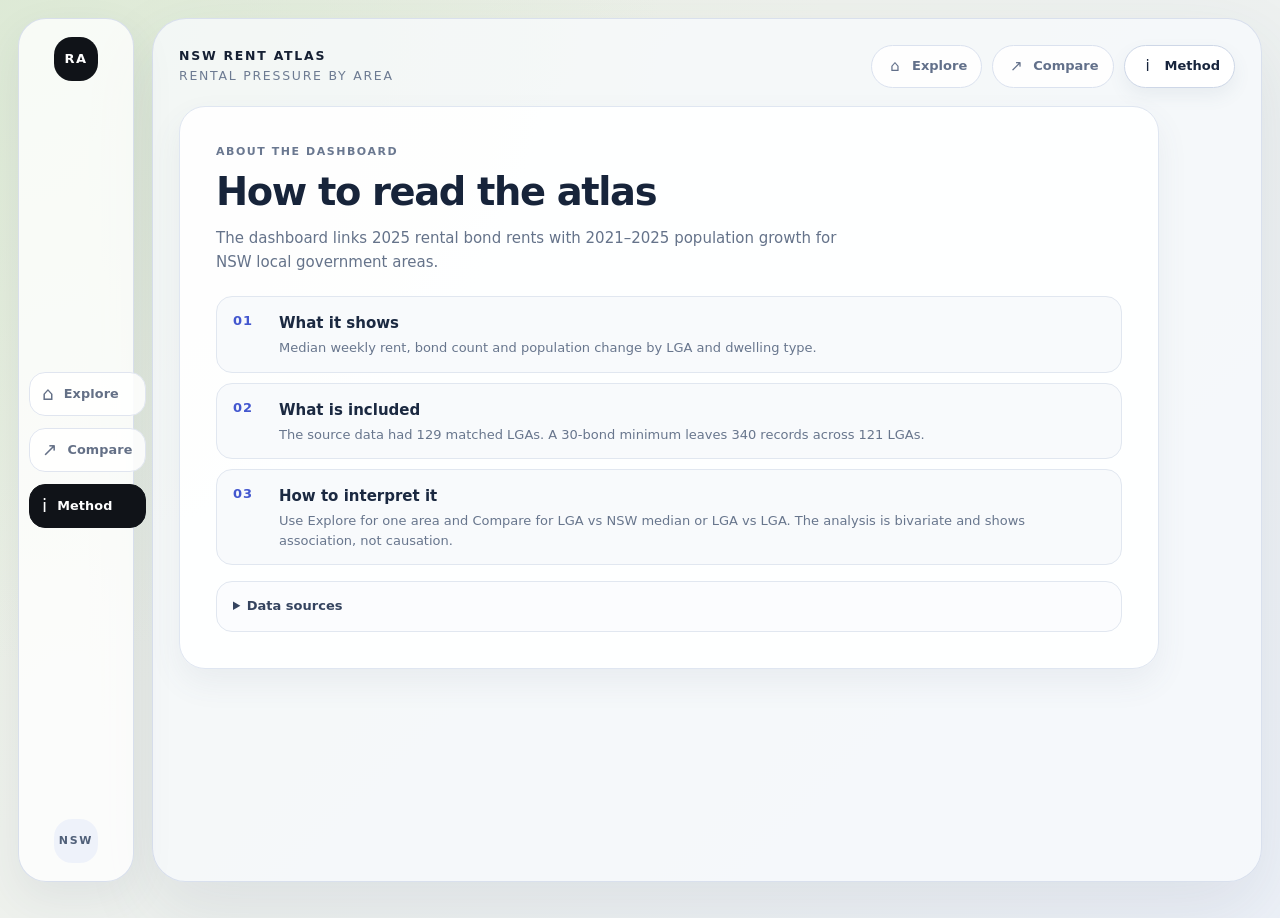
<file: about.html>
<!doctype html>
<html lang="en-AU">
<head>
<meta charset="utf-8">
<meta name="viewport" content="width=device-width, initial-scale=1">
<meta name="description" content="A short explanation of the NSW Rent Atlas dashboard.">
<meta name="color-scheme" content="light">
<title>Method — NSW Rent Atlas</title>
<link rel="stylesheet" href="css/tokens-v6.css">
<link rel="stylesheet" href="css/app-v7.css">
</head>
<body class="dashboard-page page-method page-method-brief">
<a class="skip" href="#main">Skip to the method</a>

<div class="workspace-shell">
  <aside class="rail" aria-label="Dashboard sections">
    <a class="rail-home" href="index.html" data-reset-selection aria-label="NSW Rent Atlas home">RA</a>
    <nav class="rail-nav" aria-label="Primary navigation">
      <a href="index.html" data-reset-selection><span class="rail-icon" aria-hidden="true">⌂</span><span class="rail-text">Explore</span></a>
      <a href="analysis.html" data-reset-selection><span class="rail-icon" aria-hidden="true">↗</span><span class="rail-text">Compare</span></a>
      <a href="about.html" aria-current="page" data-reset-selection><span class="rail-icon" aria-hidden="true">i</span><span class="rail-text">Method</span></a>
    </nav>
    <div class="rail-mark" aria-hidden="true">NSW</div>
  </aside>

  <main id="main" class="dashboard-canvas method-canvas" tabindex="-1">
    <header class="dashboard-top method-top">
      <div class="masthead">
        <a class="wordmark" href="index.html" data-reset-selection>NSW Rent Atlas<span>Rental pressure by area</span></a>
      </div>
      <nav class="nav" aria-label="Sections">
        <a href="index.html" data-reset-selection><span class="nav-icon" aria-hidden="true">⌂</span><span class="nav-text">Explore</span></a>
        <a href="analysis.html" data-reset-selection><span class="nav-icon" aria-hidden="true">↗</span><span class="nav-text">Compare</span></a>
        <a href="about.html" aria-current="page" data-reset-selection><span class="nav-icon" aria-hidden="true">i</span><span class="nav-text">Method</span></a>
      </nav>
    </header>

    <section class="dashboard-card brief-method-card">
      <div class="brief-method-heading">
        <p class="eyebrow">About the dashboard</p>
        <h1>How to read the atlas</h1>
        <p>The dashboard links 2025 rental bond rents with 2021–2025 population growth for NSW local government areas.</p>
      </div>

      <div class="brief-method-grid">
        <article>
          <span class="brief-number">01</span>
          <div>
            <strong>What it shows</strong>
            <p>Median weekly rent, bond count and population change by LGA and dwelling type.</p>
          </div>
        </article>
        <article>
          <span class="brief-number">02</span>
          <div>
            <strong>What is included</strong>
            <p>The source data had 129 matched LGAs. A 30-bond minimum leaves 340 records across 121 LGAs.</p>
          </div>
        </article>
        <article>
          <span class="brief-number">03</span>
          <div>
            <strong>How to interpret it</strong>
            <p>Use Explore for one area and Compare for LGA vs NSW median or LGA vs LGA. The analysis is bivariate and shows association, not causation.</p>
          </div>
        </article>
      </div>

      <details class="brief-sources">
        <summary>Data sources</summary>
        <div class="brief-source-list">
          <a href="https://www.nsw.gov.au/housing-and-construction/rental-forms-surveys-and-data/rental-bond-data"><strong>NSW Fair Trading</strong><span>Rental bond data · Accessed 30 July 2026</span></a>
          <a href="https://www.abs.gov.au/statistics/people/population/regional-population/latest-release"><strong>ABS Population</strong><span>Regional population estimates · Accessed 30 July 2026</span></a>
          <a href="https://www.abs.gov.au/statistics/standards/australian-statistical-geography-standard-asgs/edition-3-july-2021-june-2026/access-and-downloads/correspondences"><strong>ABS Correspondence</strong><span>Postcode-to-LGA assignment · Accessed 30 July 2026</span></a>
          <a href="https://geo.abs.gov.au/arcgis/rest/services/ASGS2025/LGA/MapServer/0"><strong>ABS Boundaries</strong><span>2025 LGA geometry · Accessed 30 July 2026</span></a>
        </div>
      </details>
    </section>
  </main>
</div>

<script src="js/core-v6.js"></script>
</body>
</html>
</file>
<file: css/tokens-v6.css>
/* ==========================================================================
   tokens.css — the visual system

   Two grounds. Ink carries the subject (the selected area); paper carries
   reference material and long-form reading. Every component in app.css reads
   from this file and nothing else.

   Two data colours only, for the whole product:
     ochre  = the selected local government area
     slate  = the NSW reference value
   They appear in the map, the bar chart, the rent bars and the legend, and
   they mean the same thing in all four.
   ========================================================================== */

:root {
  /* ----------------------------------------------------------------------
     Ground 1 — ink
     ---------------------------------------------------------------------- */
  --ink-000: #101316;   /* deepest: page behind the panel, map controls */
  --ink-100: #15191d;   /* panel surface */
  --ink-200: #1c2126;   /* raised well: selects, buttons */
  --ink-300: #242a30;   /* hover */
  --ink-line: #262d34;  /* hairline on ink */
  --ink-line-strong: #39424a;

  --ink-fg:   #f3f2ef;  /* 15.8:1 on --ink-100 */
  --ink-fg-2: #a7b0b8;  /* 8.0:1  */
  --ink-fg-3: #7d8790;  /* 4.8:1  — labels only, never body text */

  /* ----------------------------------------------------------------------
     Ground 2 — paper
     ---------------------------------------------------------------------- */
  --paper:        #f5f4f1;
  --paper-raised: #ffffff;
  --paper-sunk:   #eceae5;
  --paper-line:   #e3e1db;
  --paper-line-strong: #c9c6be;

  --paper-fg:   #14181b;  /* 16.2:1 on --paper */
  --paper-fg-2: #565f69;  /* 5.9:1  */
  --paper-fg-3: #6f7883;  /* 4.5:1  — labels only */

  /* ----------------------------------------------------------------------
     Data colours — ochre is the subject, slate is the reference
     ---------------------------------------------------------------------- */
  --subject:        #b8621f;  /* fills: map polygon, bars, chart series */
  --subject-strong: #9a4f14;
  --subject-text:   #8f4610;  /* 5.6:1 on paper — use when ochre carries text */
  --subject-ink:    #e39a5c;  /* 7.6:1 on ink — the ochre for the dark ground */
  --subject-wash:   #f7ede3;

  --reference:      #6b7680;  /* fills: NSW median bar, reference rule */
  --reference-text: #4f5862;  /* 6.6:1 on paper */
  --reference-ink:  #8b959e;  /* 5.8:1 on ink */
  --reference-wash: #eceef0;

  /* Choropleth: four cool neutral steps. Deliberately not ochre, so the
     selected area reads as a different kind of thing rather than a darker
     value of the same thing. */
  --map-1: #dce4e6;
  --map-2: #a8bcc2;
  --map-3: #6c8a94;
  --map-4: #375762;
  --map-none: #b5b2a9;

  /* Status. Used sparingly — status is mostly carried by wording. */
  --ok:    #2f6b4f;
  --ok-ink:  #6fb894;
  --warn:  #8a5a10;
  --warn-ink: #d9a860;
  --stop:  #97302a;
  --stop-ink: #e08b85;

  /* ----------------------------------------------------------------------
     Type scale — one display size, then a tight ramp.
     Weights: 400 and 600 only. Numerals are tabular everywhere.
     ---------------------------------------------------------------------- */
  --t-micro:   0.6875rem;  /* 11px — eyebrows, legend */
  --t-small:   0.8125rem;  /* 13px — captions, hints */
  --t-body:    0.9375rem;  /* 15px — body */
  --t-lead:    1.0625rem;  /* 17px — lede paragraphs */
  --t-h3:      1.125rem;   /* 18px */
  --t-h2:      1.5rem;     /* 24px */
  --t-figure:  2.25rem;    /* 36px — the one big number */
  --t-display:  clamp(2rem, 4.4vw, 3.25rem); /* area name */

  --lh-tight: 1.1;
  --lh-snug:  1.35;
  --lh-body:  1.6;

  --track-eyebrow: 0.14em;
  --track-display: -0.025em;

  --font: ui-sans-serif, system-ui, -apple-system, "Segoe UI", Roboto,
          "Helvetica Neue", Arial, sans-serif;

  /* ----------------------------------------------------------------------
     Spacing — 4px base
     ---------------------------------------------------------------------- */
  --s1: 4px;
  --s2: 8px;
  --s3: 12px;
  --s4: 20px;
  --s5: 32px;
  --s6: 52px;

  /* ----------------------------------------------------------------------
     Radius — near-square. Rounded corners read consumer, not civic.
     ---------------------------------------------------------------------- */
  --r-control: 2px;
  --r-surface: 4px;

  /* ----------------------------------------------------------------------
     Elevation — tone, not shadow. Exactly one shadow exists in the product,
     for the element that genuinely floats above the map.
     ---------------------------------------------------------------------- */
  --lift: 0 2px 10px rgba(16, 19, 22, 0.28);

  /* Layout */
  --panel-w: 400px;
  --measure: 68ch;
}
</file>
<file: css/app-v7.css>
/* ==========================================================================
   app.css — layout and components

   Skeleton shared by all three pages: an ink surface carrying navigation and
   the subject, and a paper surface carrying reference material.

   index.html turns the ink surface into a full-height left column beside the
   map. analysis.html and about.html turn it into a band across the top. That
   single move is what makes the three pages read as one product.
   ========================================================================== */

/* --------------------------------------------------------------------------
   Base
   -------------------------------------------------------------------------- */
*, *::before, *::after { box-sizing: border-box; }

body {
  margin: 0;
  background: var(--paper);
  color: var(--paper-fg);
  font-family: var(--font);
  font-size: var(--t-body);
  line-height: var(--lh-body);
  font-variant-numeric: tabular-nums;
  -webkit-font-smoothing: antialiased;
}

h1, h2, h3 { margin: 0; font-weight: 600; line-height: var(--lh-snug); }
p { margin: 0; }
ul { margin: 0; padding: 0; list-style: none; }
a { color: inherit; }
button, select, input { font: inherit; color: inherit; }

.eyebrow {
  margin: 0;
  font-size: var(--t-micro);
  font-weight: 600;
  letter-spacing: var(--track-eyebrow);
  text-transform: uppercase;
}
.sr {
  position: absolute; width: 1px; height: 1px;
  padding: 0; margin: -1px; overflow: hidden;
  clip: rect(0 0 0 0); white-space: nowrap; border: 0;
}
[hidden] { display: none !important; }

/* --------------------------------------------------------------------------
   Focus — one rule, both grounds.
   The ochre ring is 7.6:1 on ink; the ink ring is 16.2:1 on paper. Each
   ground gets the one that contrasts against it.
   -------------------------------------------------------------------------- */
:focus-visible { outline: 2px solid var(--paper-fg); outline-offset: 2px; }
.ink :focus-visible { outline-color: var(--subject-ink); }

.skip {
  position: absolute; top: var(--s2); left: var(--s2); z-index: 900;
  padding: var(--s2) var(--s3);
  background: var(--subject); color: #fff;
  font-size: var(--t-small); font-weight: 600; text-decoration: none;
  transform: translateY(-300%);
}
.skip:focus { transform: none; }

/* --------------------------------------------------------------------------
   Ink ground
   -------------------------------------------------------------------------- */
.ink {
  background: var(--ink-100);
  color: var(--ink-fg);
}
.ink .eyebrow { color: var(--ink-fg-3); }
.ink hr, .rule {
  height: 0; margin: 0;
  border: 0; border-top: 1px solid var(--ink-line);
}

/* Masthead: wordmark plus numbered wayfinding. */
.masthead { display: flex; align-items: baseline; gap: var(--s4); flex-wrap: wrap; }
.wordmark {
  display: block;
  font-size: var(--t-small); font-weight: 600;
  letter-spacing: var(--track-eyebrow); text-transform: uppercase;
  color: var(--ink-fg); text-decoration: none;
}
.wordmark span { display: block; color: var(--ink-fg-3); font-weight: 400; }

.nav { display: flex; gap: var(--s4); }
.nav a {
  display: flex; align-items: baseline; gap: var(--s2);
  padding-bottom: var(--s1);
  border-bottom: 2px solid transparent;
  color: var(--ink-fg-3);
  font-size: var(--t-small); text-decoration: none;
}
.nav a b { font-weight: 400; font-size: var(--t-micro); letter-spacing: 0.08em; }
.nav a:hover { color: var(--ink-fg); }
/* Active page: ochre rule plus full-strength text. Two signals, not one. */
.nav a[aria-current="page"] { color: var(--ink-fg); border-bottom-color: var(--subject-ink); }

/* --------------------------------------------------------------------------
   Controls on ink
   -------------------------------------------------------------------------- */
.field { display: grid; gap: var(--s2); min-width: 0; }
.field > label {
  display: flex; align-items: baseline; gap: var(--s2);
  font-size: var(--t-micro); font-weight: 600;
  letter-spacing: var(--track-eyebrow); text-transform: uppercase;
  color: var(--ink-fg-3);
}
.field > label i { font-style: normal; color: var(--subject-ink); }

.ink select {
  width: 100%; min-height: 44px;
  padding: var(--s2) 36px var(--s2) var(--s3);
  border: 1px solid var(--ink-line-strong);
  border-radius: var(--r-control);
  background-color: var(--ink-200);
  background-image: url("data:image/svg+xml,%3Csvg xmlns='http://www.w3.org/2000/svg' viewBox='0 0 12 8'%3E%3Cpath fill='none' stroke='%23a7b0b8' stroke-width='1.6' d='M1 1.6 6 6.6l5-5'/%3E%3C/svg%3E");
  background-repeat: no-repeat; background-position: right var(--s3) center; background-size: 11px;
  color: var(--ink-fg);
  appearance: none;
}
.ink select:hover:not(:disabled) { border-color: var(--subject-ink); }
.ink select:disabled { color: var(--ink-fg-3); background-color: var(--ink-000); cursor: not-allowed; }
.hint { font-size: var(--t-small); color: var(--ink-fg-3); min-height: 1.3em; }

.btn {
  display: inline-flex; align-items: center; justify-content: center; gap: var(--s2);
  min-height: 40px; padding: var(--s2) var(--s4);
  border-radius: var(--r-control);
  font-size: var(--t-small); font-weight: 600;
  text-decoration: none; white-space: nowrap; cursor: pointer;
}
.btn-quiet { border: 1px solid var(--ink-line-strong); background: none; color: var(--ink-fg-2); }
.btn-quiet:hover { border-color: var(--ink-fg-3); color: var(--ink-fg); }
.btn-subject { border: 1px solid var(--subject-strong); background: var(--subject-strong); color: #fff; }
.btn-subject:hover { border-color: var(--subject-text); background: var(--subject-text); }

/* --------------------------------------------------------------------------
   Status — carried by wording plus a small mark, never by colour alone
   -------------------------------------------------------------------------- */
.status { display: flex; gap: var(--s3); align-items: flex-start; }
.status-mark {
  flex: 0 0 auto; width: 8px; height: 8px; margin-top: 8px;
  border-radius: 50%; background: var(--ink-fg-3);
}
.status-body { min-width: 0; }
.status-title { font-size: var(--t-small); font-weight: 600; color: var(--ink-fg); }
.status-note { font-size: var(--t-small); color: var(--ink-fg-2); }
.status[data-state="loading"] .status-mark { background: var(--reference-ink); }
.status[data-state="success"] .status-mark { background: var(--ok-ink); }
.status[data-state="empty"]   .status-mark { background: var(--warn-ink); }
.status[data-state="error"]   .status-mark { background: var(--stop-ink); }

/* --------------------------------------------------------------------------
   The subject block — the selected area
   -------------------------------------------------------------------------- */
.subject-name {
  font-size: var(--t-h2);
  letter-spacing: var(--track-display);
  line-height: var(--lh-tight);
  text-wrap: balance;
}
.figure-primary {
  display: block;
  font-size: var(--t-figure); font-weight: 600;
  line-height: var(--lh-tight); letter-spacing: var(--track-display);
  color: var(--subject-ink);
}
.figure-caption { font-size: var(--t-small); color: var(--ink-fg-2); }

.pair { display: grid; grid-template-columns: repeat(2, minmax(0, 1fr)); gap: var(--s4); }
.pair > div > .k {
  display: block; font-size: var(--t-micro); font-weight: 600;
  letter-spacing: var(--track-eyebrow); text-transform: uppercase;
  color: var(--ink-fg-3);
}
.pair > div > .v { display: block; font-size: var(--t-h3); font-weight: 600; color: var(--ink-fg); }
.pair > div > .n { display: block; font-size: var(--t-small); color: var(--ink-fg-2); }

.verdict {
  padding-left: var(--s3);
  border-left: 2px solid var(--subject-ink);
  font-size: var(--t-small); color: var(--ink-fg-2);
}

/* Rent bars: ochre for the selected type, slate for the rest. */
.bars { display: grid; gap: var(--s3); }
.bar { display: grid; grid-template-columns: 1fr auto; gap: var(--s1) var(--s3); align-items: baseline; }
.bar-label { font-size: var(--t-small); color: var(--ink-fg-2); }
.bar-value { font-size: var(--t-small); font-weight: 600; color: var(--ink-fg); }
.bar-track { grid-column: 1 / -1; height: 4px; background: var(--ink-200); }
.bar-fill { display: block; height: 100%; background: var(--reference-ink); }
.bar[data-current="true"] .bar-label { color: var(--ink-fg); font-weight: 600; }
.bar[data-current="true"] .bar-fill { background: var(--subject-ink); }
/* Non-colour marker for the current type. */
.bar[data-current="true"] .bar-label::before { content: "\2014\00a0"; color: var(--subject-ink); }

/* --------------------------------------------------------------------------
   Explore page shell — ink column beside a full-bleed map
   -------------------------------------------------------------------------- */
.workspace {
  display: grid;
  grid-template-columns: var(--panel-w) minmax(0, 1fr);
  grid-template-rows: auto minmax(0, 1fr);
  grid-template-areas: "head map" "body map";
  height: 100dvh;
  overflow: hidden;
}
.panel-head { grid-area: head; padding: var(--s4); }
.panel-body {
  grid-area: body;
  padding: 0 var(--s4) var(--s4);
  overflow-y: auto;
  overscroll-behavior: contain;
}
.panel-body > * + * { margin-top: var(--s4); }
.map-area { grid-area: map; position: relative; background: var(--paper-sunk); }
#map { position: absolute; inset: 0; }

/* Floating map furniture — the only shadowed elements in the product. */
.map-float {
  position: absolute; z-index: 500;
  background: var(--ink-000); color: var(--ink-fg);
  border-radius: var(--r-surface);
  box-shadow: var(--lift);
}
.legend { left: var(--s4); bottom: var(--s4); padding: var(--s3) var(--s4); max-width: 260px; }
.legend h2 { font-size: var(--t-micro); letter-spacing: var(--track-eyebrow); text-transform: uppercase; color: var(--ink-fg-3); }
.legend ul { display: grid; gap: 6px; margin-top: var(--s2); }
.legend li { display: flex; align-items: center; gap: var(--s2); font-size: var(--t-micro); color: var(--ink-fg-2); }
.swatch { flex: 0 0 auto; width: 14px; height: 10px; border: 1px solid rgba(255, 255, 255, 0.25); }
.map-note { margin-top: var(--s2); font-size: var(--t-micro); color: var(--ink-fg-3); }

.map-flag { right: var(--s4); top: var(--s4); padding: var(--s2) var(--s3); font-size: var(--t-micro); color: var(--ink-fg-2); }
.map-flag b { color: var(--ink-fg); font-weight: 600; }

/* --------------------------------------------------------------------------
   Band pages — ink band above, paper body below
   -------------------------------------------------------------------------- */
.band { padding: var(--s4) 0 var(--s5); }
.shell { width: min(1240px, calc(100% - var(--s5))); margin-inline: auto; }
.band-subject { margin-top: var(--s5); display: grid; gap: var(--s4); }
.display {
  font-size: var(--t-display);
  font-weight: 600; line-height: var(--lh-tight); letter-spacing: var(--track-display);
  text-wrap: balance;
}
.headline { font-size: var(--t-lead); color: var(--ink-fg-2); max-width: var(--measure); }
.headline b { color: var(--subject-ink); font-weight: 600; }

.band-controls { display: flex; gap: var(--s4); align-items: end; flex-wrap: wrap; }
.band-controls .field { flex: 1 1 220px; max-width: 300px; }

.body-paper { padding: var(--s6) 0; }
.section + .section { margin-top: var(--s6); padding-top: var(--s6); border-top: 1px solid var(--paper-line); }
.section-head { display: flex; justify-content: space-between; align-items: baseline; gap: var(--s4); flex-wrap: wrap; margin-bottom: var(--s4); }
.section-head .eyebrow { color: var(--paper-fg-3); }
.lede { font-size: var(--t-lead); color: var(--paper-fg-2); max-width: var(--measure); margin-top: var(--s2); }

.key { display: flex; gap: var(--s4); flex-wrap: wrap; font-size: var(--t-small); color: var(--paper-fg-2); }
.key li { display: flex; align-items: center; gap: var(--s2); }
.key i { width: 16px; height: 10px; display: block; }
.key-subject { background: var(--subject); }
.key-reference { background: var(--reference); }

.chart-frame { position: relative; height: clamp(300px, 44vh, 460px); margin-top: var(--s4); }

/* Statewide relationship ranking. Slate carries statewide evidence; ochre
   remains reserved for the selected LGA throughout the product. */
.relationship-head h1 { max-width: 24ch; font-size: var(--t-h2); }
.relationship-explainer {
  display: grid; grid-template-columns: repeat(2, minmax(0, 1fr));
  gap: var(--s4); max-width: 980px; margin-top: var(--s4);
  color: var(--paper-fg-2);
}
.relationship-explainer p { padding-left: var(--s3); border-left: 2px solid var(--paper-line-strong); }
.relationship-bars { display: grid; gap: var(--s4); margin-top: var(--s5); }
.relationship-row {
  display: grid; grid-template-columns: minmax(150px, 0.9fr) minmax(220px, 2fr) minmax(190px, 1fr);
  gap: var(--s4); align-items: center;
}
.relationship-label, .relationship-value { display: grid; gap: 2px; }
.relationship-label strong, .relationship-value strong { font-size: var(--t-body); }
.relationship-label span, .relationship-value span { font-size: var(--t-small); color: var(--paper-fg-2); }
.relationship-value em {
  font-size: var(--t-micro); font-style: normal; letter-spacing: 0.04em;
  text-transform: uppercase; color: var(--paper-fg-3);
}
.relationship-row[data-significant="false"] .relationship-value em { font-weight: 600; color: var(--reference-text); }
.relationship-track { position: relative; height: 14px; background: var(--reference-wash); }
.relationship-fill { display: block; height: 100%; background: var(--reference); }
.relationship-row[data-significant="false"] .relationship-fill {
  background: repeating-linear-gradient(
    135deg, var(--reference), var(--reference) 4px,
    var(--reference-wash) 4px, var(--reference-wash) 8px
  );
  border: 1px solid var(--reference);
}
.relationship-axis {
  display: grid; grid-template-columns: auto 1fr auto; gap: var(--s3);
  margin: var(--s2) 210px 0 170px;
  font-size: var(--t-micro); color: var(--paper-fg-3);
}
.relationship-axis span:nth-child(2) { text-align: center; text-transform: uppercase; letter-spacing: var(--track-eyebrow); }

.data-flow {
  display: flex; flex-wrap: wrap; align-items: stretch; gap: var(--s2);
  margin-top: var(--s4);
}
.data-flow li {
  flex: 1 1 190px; padding: var(--s3); border: 1px solid var(--paper-line);
  color: var(--paper-fg-2);
}
.data-flow li::before { display: none; }
.data-flow strong { display: block; color: var(--paper-fg); font-size: var(--t-h3); }
.data-flow span { display: block; margin-top: var(--s1); font-size: var(--t-small); }

/* Disclosure for exact values. */
.disclosure { border-top: 1px solid var(--paper-line); }
.disclosure summary {
  padding: var(--s4) 0;
  font-size: var(--t-small); font-weight: 600; cursor: pointer;
  list-style: none; display: flex; align-items: center; gap: var(--s2);
}
.disclosure summary::-webkit-details-marker { display: none; }
.disclosure summary::before { content: "+"; color: var(--subject-text); font-size: var(--t-h3); line-height: 1; }
.disclosure[open] summary::before { content: "\2212"; }

table { width: 100%; border-collapse: collapse; font-size: var(--t-small); }
caption { text-align: left; padding-bottom: var(--s3); color: var(--paper-fg-2); font-size: var(--t-small); }
th, td { padding: var(--s3) var(--s3); border-bottom: 1px solid var(--paper-line); text-align: left; white-space: nowrap; }
thead th {
  border-bottom-color: var(--paper-line-strong);
  font-size: var(--t-micro); letter-spacing: var(--track-eyebrow);
  text-transform: uppercase; color: var(--paper-fg-3);
}
.num { text-align: right; }
.dir-above { color: var(--subject-text); font-weight: 600; }
.dir-below { color: var(--reference-text); font-weight: 600; }
.dir-same  { color: var(--paper-fg-3); font-weight: 600; }
.table-scroll { overflow-x: auto; }

/* Prose blocks on paper — about page. */
.prose { max-width: var(--measure); }
.prose > * + * { margin-top: var(--s4); }
.prose h3 { font-size: var(--t-h3); }
.prose p { color: var(--paper-fg-2); }
.prose ul { display: grid; gap: var(--s3); }
.prose li { padding-left: var(--s4); position: relative; color: var(--paper-fg-2); }
.prose li::before { content: ""; position: absolute; left: 0; top: 0.65em; width: 8px; height: 1px; background: var(--paper-line-strong); }
.prose a { color: var(--subject-text); text-underline-offset: 3px; }

.colophon { padding: var(--s4) 0 var(--s6); border-top: 1px solid var(--paper-line); font-size: var(--t-small); color: var(--paper-fg-3); }

/* --------------------------------------------------------------------------
   Responsive

   The workspace unlatches from the viewport below 1000px and the map moves
   between the two halves of the ink surface, so the reading order stays
   controls, then map, then results.
   -------------------------------------------------------------------------- */
@media (max-width: 1180px) {
  :root { --panel-w: 340px; }
}

@media (max-width: 1000px) {
  .workspace {
    grid-template-columns: minmax(0, 1fr);
    grid-template-rows: auto auto auto;
    grid-template-areas: "head" "map" "body";
    height: auto;
    overflow: visible;
  }
  .panel-head { padding-bottom: var(--s4); }
  .panel-body { padding: var(--s4); overflow: visible; }
  .map-area { height: 56vh; min-height: 320px; }
  .legend { max-width: none; right: var(--s4); }
  .legend ul { grid-template-columns: repeat(2, minmax(0, 1fr)); }
}

@media (max-width: 700px) {
  .shell { width: calc(100% - var(--s4)); }
  .band { padding-bottom: var(--s4); }
  .band-subject { margin-top: var(--s4); }
  .body-paper { padding: var(--s5) 0; }
  .section + .section { margin-top: var(--s5); padding-top: var(--s5); }
  .panel-head, .panel-body { padding-inline: var(--s3); }
  .map-area { height: 48vh; }
  .pair { grid-template-columns: minmax(0, 1fr); gap: var(--s3); }
  .relationship-explainer { grid-template-columns: minmax(0, 1fr); }
  .relationship-row { grid-template-columns: minmax(0, 1fr); gap: var(--s2); }
  .relationship-track { order: 3; }
  .relationship-value { grid-template-columns: auto 1fr; align-items: baseline; column-gap: var(--s3); }
  .relationship-value em { grid-column: 1 / -1; }
  .relationship-axis { margin-left: 0; margin-right: 0; }
  .masthead { gap: var(--s3); }
  .nav { gap: var(--s3); width: 100%; overflow-x: auto; padding-bottom: var(--s1); }
  .legend { left: var(--s3); right: var(--s3); bottom: var(--s3); padding: var(--s3); }
  .map-flag { right: var(--s3); top: var(--s3); }
  th, td { padding: var(--s2); }
}

@media (max-width: 380px) {
  .legend ul { grid-template-columns: minmax(0, 1fr); }
  .figure-primary { font-size: 1.875rem; }
}

@media (prefers-reduced-motion: reduce) {
  *, *::before, *::after { animation-duration: 0.01ms !important; transition-duration: 0.01ms !important; }
}

@media print {
  .map-area, .band-controls, .nav, .skip { display: none; }
  .ink { background: #fff; color: #000; }
}

/* ======================================================================
   2026 refresh — soft dashboard treatment for the Explore page
   Inspired by the user's reference: pill controls, vertical rail, rounded
   card shell, lighter surface hierarchy, and a cleaner map/list split.
   ====================================================================== */

.page-explore {
  min-height: 100dvh;
  background:
    radial-gradient(circle at top left, rgba(220, 233, 213, 0.9), transparent 42%),
    linear-gradient(135deg, #e8efde 0%, #eef1ec 38%, #edf1f8 100%);
  color: var(--paper-fg);
}

.page-explore .skip {
  background: #3547b7;
  color: #fff;
}

.page-explore .workspace-shell {
  width: min(1500px, calc(100% - 36px));
  margin: 18px auto;
  display: grid;
  grid-template-columns: 72px minmax(0, 1fr);
  gap: 18px;
  min-height: calc(100dvh - 36px);
}

.page-explore .rail {
  display: flex;
  flex-direction: column;
  align-items: center;
  justify-content: space-between;
  padding: 18px 0;
  border-radius: 28px;
  background: rgba(255, 255, 255, 0.74);
  border: 1px solid rgba(212, 220, 234, 0.9);
  box-shadow: 0 16px 44px rgba(52, 67, 102, 0.08);
}

.page-explore .rail-home,
.page-explore .rail-nav a,
.page-explore .rail-mark {
  width: 44px;
  height: 44px;
  border-radius: 18px;
  display: inline-flex;
  align-items: center;
  justify-content: center;
  text-decoration: none;
}

.page-explore .rail-home {
  background: #101318;
  color: #fff;
  font-size: var(--t-small);
  font-weight: 700;
  letter-spacing: 0.12em;
  text-transform: uppercase;
}

.page-explore .rail-nav {
  display: grid;
  gap: 12px;
}

.page-explore .rail-nav a {
  border: 1px solid #e0e5ef;
  background: rgba(255, 255, 255, 0.82);
  color: #647086;
}

.page-explore .rail-nav a[aria-current="page"] {
  background: #101318;
  color: #fff;
  border-color: #101318;
}

.page-explore .rail-icon {
  font-size: 1.15rem;
  line-height: 1;
}

.page-explore .rail-mark {
  background: rgba(237, 242, 250, 0.92);
  color: #506079;
  font-size: var(--t-micro);
  font-weight: 700;
  letter-spacing: 0.16em;
  text-transform: uppercase;
}

.page-explore .workspace {
  display: grid;
  grid-template-columns: minmax(360px, 0.82fr) minmax(0, 1.18fr);
  grid-template-rows: auto minmax(0, 1fr);
  grid-template-areas: "head head" "body map";
  gap: 18px;
  min-height: 100%;
  padding: 18px;
  border-radius: 34px;
  border: 1px solid rgba(215, 223, 236, 0.95);
  background: rgba(248, 250, 253, 0.72);
  box-shadow: 0 28px 72px rgba(59, 74, 111, 0.10);
  overflow: hidden;
}

.page-explore .ink {
  background: transparent;
  color: var(--paper-fg);
}

.page-explore .panel-head {
  grid-area: head;
  display: grid;
  grid-template-columns: auto 1fr;
  grid-template-areas:
    "brand nav"
    "controls controls";
  gap: 16px 18px;
  padding: 8px 8px 2px;
}

.page-explore .panel-head .masthead {
  grid-area: brand;
  align-items: center;
}

.page-explore .wordmark {
  color: #152033;
  font-size: 0.78rem;
}

.page-explore .wordmark span {
  color: #6d7b92;
}

.page-explore .panel-head .nav {
  grid-area: nav;
  justify-content: flex-end;
  align-items: center;
  gap: 10px;
  margin-top: 0 !important;
}

.page-explore .panel-head .nav a {
  padding: 10px 14px;
  border: 1px solid #dbe2ef;
  border-radius: 999px;
  background: rgba(255, 255, 255, 0.88);
  color: #62708a;
  font-size: var(--t-small);
}

.page-explore .panel-head .nav a:hover,
.page-explore .panel-head .nav a[aria-current="page"] {
  border-color: #ced7e7;
  background: #ffffff;
  color: #18253d;
}

.page-explore .panel-head .nav a[aria-current="page"] {
  box-shadow: 0 8px 18px rgba(82, 97, 131, 0.08);
}

.page-explore .panel-head .rule {
  display: none;
}

.page-explore .head-controls {
  grid-area: controls;
  display: grid;
  grid-template-columns: minmax(0, 1.25fr) minmax(220px, 0.75fr);
  gap: 14px;
}

.page-explore .field {
  gap: 8px;
}

.page-explore .field > label {
  font-size: 0.65rem;
  color: #5f6c83;
}

.page-explore .field > label i {
  color: #3246b8;
}

.page-explore .field select {
  min-height: 52px;
  border: 1px solid #d7dfec;
  border-radius: 18px;
  background-color: rgba(255, 255, 255, 0.92);
  color: #1b2740;
  box-shadow: 0 8px 20px rgba(92, 106, 137, 0.06);
}

.page-explore .field-search select {
  padding-left: 44px;
  background-image:
    url("data:image/svg+xml,%3Csvg xmlns='http://www.w3.org/2000/svg' viewBox='0 0 20 20'%3E%3Ccircle cx='8.5' cy='8.5' r='5.5' fill='none' stroke='%238494ab' stroke-width='1.6'/%3E%3Cpath d='M12.8 12.8 17 17' fill='none' stroke='%238494ab' stroke-width='1.6' stroke-linecap='round'/%3E%3C/svg%3E"),
    url("data:image/svg+xml,%3Csvg xmlns='http://www.w3.org/2000/svg' viewBox='0 0 12 8'%3E%3Cpath fill='none' stroke='%23718097' stroke-linecap='round' stroke-linejoin='round' stroke-width='1.5' d='M1.5 1.5 6 6l4.5-4.5'/%3E%3C/svg%3E");
  background-repeat: no-repeat, no-repeat;
  background-position: 15px center, calc(100% - 14px) center;
  background-size: 18px 18px, 12px 8px;
}

.page-explore .hint {
  color: #718097;
}

.page-explore .panel-body {
  grid-area: body;
  display: grid;
  align-content: start;
  gap: 16px;
  padding: 0 8px 6px;
  overflow-y: auto;
}

.page-explore .panel-body > * + * {
  margin-top: 0;
}

.page-explore .status,
.page-explore #prompt,
.page-explore #subject {
  border-radius: 26px;
  border: 1px solid #dfe6f1;
  background: rgba(255, 255, 255, 0.93);
  box-shadow: 0 14px 32px rgba(74, 90, 122, 0.08);
}

.page-explore .status {
  padding: 18px 20px;
  align-items: center;
}

.page-explore .status-mark {
  width: 10px;
  height: 10px;
  margin-top: 0;
}

.page-explore .status-title {
  color: #17233a;
}

.page-explore .status-note {
  color: #69778f;
}

.page-explore #prompt {
  padding: 18px 20px;
}

.page-explore .hint-card {
  border-left: 0 !important;
  padding-left: 0 !important;
  font-size: var(--t-body);
  line-height: 1.55;
}

.page-explore #subject {
  display: grid;
  gap: 18px;
  padding: 24px;
}

.page-explore .subject-name {
  font-size: clamp(1.5rem, 2vw, 2rem);
  color: #152135;
}

.page-explore .figure-primary {
  color: #3447b5;
  font-size: clamp(2.25rem, 4vw, 3.1rem);
}

.page-explore .figure-caption {
  color: #60708a;
}

.page-explore .verdict {
  padding: 14px 16px;
  border: 1px solid #dbe4f4;
  border-left: 0;
  border-radius: 18px;
  background: #f4f7fc;
  color: #556379;
}

.page-explore .pair {
  grid-template-columns: repeat(2, minmax(0, 1fr));
  gap: 14px;
}

.page-explore .pair > div {
  padding: 18px;
  border-radius: 20px;
  background: #f7f9fc;
  border: 1px solid #e3e8f2;
}

.page-explore .pair > div > .k {
  color: #6d7b91;
}

.page-explore .pair > div > .v {
  margin-top: 4px;
  color: #17243a;
  font-size: 1.85rem;
}

.page-explore .pair > div > .n {
  margin-top: 4px;
  color: #738197;
}

.page-explore .bars {
  gap: 12px;
  margin-top: 12px !important;
}

.page-explore .bar {
  padding: 14px 16px;
  border-radius: 18px;
  border: 1px solid #e5ebf4;
  background: #f8fafc;
  gap: 8px 14px;
}

.page-explore .bar-label {
  color: #42516b;
}

.page-explore .bar-value {
  color: #1a253a;
}

.page-explore .bar-track {
  height: 8px;
  border-radius: 999px;
  background: #e7edf6;
  overflow: hidden;
}

.page-explore .bar-fill {
  border-radius: inherit;
  background: linear-gradient(90deg, #95a3c2 0%, #6d7f9d 100%);
}

.page-explore .bar[data-current="true"] {
  background: #eef3ff;
  border-color: #ccd8ff;
}

.page-explore .bar[data-current="true"] .bar-fill {
  background: linear-gradient(90deg, #4a67ff 0%, #3246b8 100%);
}

.page-explore .bar[data-current="true"] .bar-label::before {
  color: #3246b8;
}

.page-explore .results-actions {
  display: flex;
  gap: 12px;
  flex-wrap: wrap;
}

.page-explore .btn {
  min-height: 46px;
  border-radius: 16px;
}

.page-explore .btn-subject {
  background: #3347b6;
  border-color: #3347b6;
  color: #fff;
  box-shadow: 0 14px 28px rgba(51, 71, 182, 0.20);
}

.page-explore .btn-subject:hover {
  background: #2d3ea0;
  border-color: #2d3ea0;
}

.page-explore .btn-quiet {
  border-color: #d7dfec;
  background: #f5f8fc;
  color: #506079;
}

.page-explore .btn-quiet:hover {
  border-color: #c6d1e2;
  background: #edf2f8;
  color: #21304b;
}

.page-explore .map-area {
  grid-area: map;
  position: relative;
  min-height: 0;
  border-radius: 30px;
  overflow: hidden;
  border: 1px solid #dfe5ef;
  background: #e9eef5;
}

.page-explore #map {
  position: absolute;
  inset: 0;
}

.page-explore .map-area .leaflet-container {
  background: #e9eef5;
  font-family: var(--font);
}

.page-explore .map-float {
  background: rgba(255, 255, 255, 0.90);
  color: #172339;
  border: 1px solid #dbe2ef;
  box-shadow: 0 16px 34px rgba(81, 95, 123, 0.12);
  backdrop-filter: blur(10px);
}

.page-explore .legend {
  left: auto;
  right: 18px;
  bottom: 18px;
  max-width: 280px;
  padding: 16px 18px;
}

.page-explore .legend h2 {
  color: #66758c;
}

.page-explore .legend li,
.page-explore .map-note,
.page-explore .map-flag {
  color: #617088;
}

.page-explore .swatch {
  border: 1px solid rgba(112, 127, 151, 0.24);
}

.page-explore .map-note {
  margin-top: 10px;
}

.page-explore .map-flag {
  right: 18px;
  top: 18px;
  padding: 12px 16px;
  border-radius: 16px;
}

.page-explore .map-flag b {
  color: #16233a;
}

.page-explore .leaflet-control-zoom a {
  border-radius: 12px;
  color: #152135;
}

.page-explore .leaflet-control-zoom {
  border: none;
  box-shadow: 0 10px 24px rgba(84, 97, 123, 0.10);
}

@media (max-width: 1180px) {
  .page-explore .workspace {
    grid-template-columns: minmax(320px, 0.95fr) minmax(0, 1.05fr);
  }
}

@media (max-width: 980px) {
  .page-explore .workspace-shell {
    width: calc(100% - 24px);
    margin: 12px auto;
    min-height: calc(100dvh - 24px);
    grid-template-columns: minmax(0, 1fr);
  }

  .page-explore .rail {
    flex-direction: row;
    padding: 10px 14px;
    border-radius: 24px;
  }

  .page-explore .rail-nav {
    display: flex;
  }

  .page-explore .rail-mark {
    display: none;
  }

  .page-explore .workspace {
    grid-template-columns: minmax(0, 1fr);
    grid-template-rows: auto auto minmax(360px, 52vh);
    grid-template-areas: "head" "body" "map";
    min-height: auto;
  }

  .page-explore .panel-head {
    grid-template-columns: minmax(0, 1fr);
    grid-template-areas: "brand" "controls" "nav";
  }

  .page-explore .panel-head .nav {
    justify-content: flex-start;
    overflow-x: auto;
    padding-bottom: 2px;
  }

  .page-explore .head-controls {
    grid-template-columns: minmax(0, 1fr);
  }
}

@media (max-width: 700px) {
  .page-explore .workspace-shell {
    width: calc(100% - 16px);
    margin: 8px auto;
  }

  .page-explore .workspace {
    padding: 12px;
    border-radius: 28px;
    gap: 14px;
  }

  .page-explore .rail-home,
  .page-explore .rail-nav a {
    width: 40px;
    height: 40px;
    border-radius: 14px;
  }

  .page-explore .panel-head,
  .page-explore .panel-body {
    padding-left: 2px;
    padding-right: 2px;
  }

  .page-explore #subject {
    padding: 18px;
  }

  .page-explore .pair {
    grid-template-columns: minmax(0, 1fr);
  }

  .page-explore .legend {
    left: 12px;
    right: 12px;
    bottom: 12px;
    max-width: none;
  }

  .page-explore .map-flag {
    right: 12px;
    top: 12px;
  }
}

/* ======================================================================
   Shared soft dashboard shell — Compare and Method pages
   ====================================================================== */

.dashboard-page {
  min-height: 100dvh;
  background:
    radial-gradient(circle at top left, rgba(220, 233, 213, 0.9), transparent 42%),
    linear-gradient(135deg, #e8efde 0%, #eef1ec 38%, #edf1f8 100%);
  color: #18233a;
}

.dashboard-page .skip {
  background: #3547b7;
  color: #fff;
}

.dashboard-page .workspace-shell {
  width: min(1500px, calc(100% - 36px));
  margin: 18px auto;
  display: grid;
  grid-template-columns: 72px minmax(0, 1fr);
  gap: 18px;
  min-height: calc(100dvh - 36px);
}

.dashboard-page .rail {
  position: sticky;
  top: 18px;
  align-self: start;
  height: calc(100dvh - 36px);
  display: flex;
  flex-direction: column;
  align-items: center;
  justify-content: space-between;
  padding: 18px 0;
  border-radius: 28px;
  background: rgba(255, 255, 255, 0.78);
  border: 1px solid rgba(212, 220, 234, 0.9);
  box-shadow: 0 16px 44px rgba(52, 67, 102, 0.08);
}

.dashboard-page .rail-home,
.dashboard-page .rail-nav a,
.dashboard-page .rail-mark {
  width: 44px;
  height: 44px;
  border-radius: 18px;
  display: inline-flex;
  align-items: center;
  justify-content: center;
  text-decoration: none;
}

.dashboard-page .rail-home {
  background: #101318;
  color: #fff;
  font-size: var(--t-small);
  font-weight: 700;
  letter-spacing: 0.12em;
  text-transform: uppercase;
}

.dashboard-page .rail-nav {
  display: grid;
  gap: 12px;
}

.dashboard-page .rail-nav a {
  border: 1px solid #e0e5ef;
  background: rgba(255, 255, 255, 0.86);
  color: #647086;
}

.dashboard-page .rail-nav a:hover {
  background: #f4f7fc;
  color: #263550;
}

.dashboard-page .rail-nav a[aria-current="page"] {
  background: #101318;
  color: #fff;
  border-color: #101318;
}

.dashboard-page .rail-icon {
  font-size: 1.15rem;
  line-height: 1;
}

.dashboard-page .rail-mark {
  background: rgba(237, 242, 250, 0.94);
  color: #506079;
  font-size: var(--t-micro);
  font-weight: 700;
  letter-spacing: 0.16em;
  text-transform: uppercase;
}

.dashboard-canvas {
  min-width: 0;
  padding: 26px;
  border-radius: 34px;
  border: 1px solid rgba(215, 223, 236, 0.95);
  background: rgba(248, 250, 253, 0.78);
  box-shadow: 0 28px 72px rgba(59, 74, 111, 0.10);
}

.dashboard-page .dashboard-top {
  display: grid;
  grid-template-columns: auto 1fr;
  grid-template-areas:
    "brand nav"
    "controls controls";
  gap: 18px;
  align-items: center;
  margin-bottom: 18px;
}

.dashboard-page .dashboard-top .masthead {
  grid-area: brand;
}

.dashboard-page .wordmark {
  color: #152033;
  font-size: 0.78rem;
}

.dashboard-page .wordmark span {
  color: #6d7b92;
}

.dashboard-page .dashboard-top .nav {
  grid-area: nav;
  justify-content: flex-end;
  align-items: center;
  gap: 10px;
}

.dashboard-page .dashboard-top .nav a {
  padding: 10px 14px;
  border: 1px solid #dbe2ef;
  border-radius: 999px;
  background: rgba(255, 255, 255, 0.9);
  color: #62708a;
  font-size: var(--t-small);
}

.dashboard-page .dashboard-top .nav a:hover,
.dashboard-page .dashboard-top .nav a[aria-current="page"] {
  border-color: #ced7e7;
  background: #fff;
  color: #18253d;
}

.dashboard-page .dashboard-top .nav a[aria-current="page"] {
  box-shadow: 0 8px 18px rgba(82, 97, 131, 0.08);
}

.dashboard-page .dashboard-card {
  border-radius: 26px;
  border: 1px solid #dfe6f1;
  background: rgba(255, 255, 255, 0.94);
  box-shadow: 0 14px 32px rgba(74, 90, 122, 0.075);
}

.dashboard-page .eyebrow {
  color: #6a7890;
}

.dashboard-page .lede {
  color: #607089;
  max-width: 72ch;
}

.dashboard-page .field {
  gap: 8px;
}

.dashboard-page .field > label {
  font-size: 0.65rem;
  color: #5f6c83;
}

.dashboard-page .field > label i {
  color: #3246b8;
}

.dashboard-page .field select {
  width: 100%;
  min-height: 52px;
  padding: 10px 38px 10px 14px;
  border: 1px solid #d7dfec;
  border-radius: 18px;
  background-color: rgba(255, 255, 255, 0.94);
  color: #1b2740;
  box-shadow: 0 8px 20px rgba(92, 106, 137, 0.06);
}

.dashboard-page .field-search select {
  padding-left: 44px;
  background-image:
    url("data:image/svg+xml,%3Csvg xmlns='http://www.w3.org/2000/svg' viewBox='0 0 20 20'%3E%3Ccircle cx='8.5' cy='8.5' r='5.5' fill='none' stroke='%238494ab' stroke-width='1.6'/%3E%3Cpath d='M12.8 12.8 17 17' fill='none' stroke='%238494ab' stroke-width='1.6' stroke-linecap='round'/%3E%3C/svg%3E"),
    url("data:image/svg+xml,%3Csvg xmlns='http://www.w3.org/2000/svg' viewBox='0 0 12 8'%3E%3Cpath fill='none' stroke='%23718097' stroke-linecap='round' stroke-linejoin='round' stroke-width='1.5' d='M1.5 1.5 6 6l4.5-4.5'/%3E%3C/svg%3E");
  background-repeat: no-repeat, no-repeat;
  background-position: 15px center, calc(100% - 14px) center;
  background-size: 18px 18px, 12px 8px;
}

.dashboard-page .btn {
  min-height: 48px;
  border-radius: 16px;
}

.dashboard-page .btn-subject {
  background: #3347b6;
  border-color: #3347b6;
  color: #fff;
  box-shadow: 0 14px 28px rgba(51, 71, 182, 0.18);
}

.dashboard-page .btn-subject:hover {
  background: #2d3ea0;
  border-color: #2d3ea0;
}

.dashboard-page .btn-quiet {
  border-color: #d7dfec;
  background: #f5f8fc;
  color: #506079;
}

.dashboard-page .btn-quiet:hover {
  border-color: #c6d1e2;
  background: #edf2f8;
  color: #21304b;
}

.dashboard-footer {
  margin-top: 18px;
  padding: 14px 4px 2px;
  display: flex;
  justify-content: space-between;
  gap: 18px;
  color: #65738a;
  font-size: var(--t-small);
}

.dashboard-footer a {
  color: #3347b6;
  font-weight: 600;
  text-decoration: none;
}

/* ----------------------------------------------------------------------
   Compare page
   ---------------------------------------------------------------------- */

.page-compare .compare-controls {
  grid-area: controls;
  display: grid;
  grid-template-columns: minmax(0, 1.1fr) minmax(240px, 0.75fr) auto;
  gap: 14px;
  align-items: end;
}

.page-compare .compare-hero {
  display: grid;
  grid-template-columns: minmax(0, 1fr) minmax(260px, 0.34fr);
  gap: 18px;
  margin-bottom: 18px;
}

.page-compare .question-card {
  padding: 24px 26px;
}

.page-compare .question-card h1 {
  max-width: 30ch;
  margin-top: 8px;
  font-size: clamp(1.5rem, 2.2vw, 2.15rem);
  letter-spacing: -0.025em;
  color: #17243a;
}

.page-compare .question-card p:last-child {
  max-width: 75ch;
  margin-top: 10px;
  color: #66758d;
}

.page-compare .compare-hero .status {
  padding: 22px;
  align-items: center;
}

.page-compare .status-title {
  color: #17243a;
}

.page-compare .status-note {
  color: #69778f;
}

.page-compare .status-mark {
  margin-top: 0;
  width: 10px;
  height: 10px;
}

.page-compare .relationship-dashboard {
  padding: 26px;
}

.page-compare .card-heading {
  display: flex;
  justify-content: space-between;
  align-items: flex-start;
  gap: 22px;
}

.page-compare .card-heading h2 {
  margin-top: 6px;
  font-size: clamp(1.35rem, 2vw, 1.9rem);
  color: #17243a;
}

.page-compare .card-heading .lede {
  margin-top: 8px;
}

.page-compare .evidence-chip {
  flex: 0 0 auto;
  padding: 10px 13px;
  border-radius: 999px;
  background: #f1f4fa;
  color: #5b6981;
  font-size: var(--t-small);
  white-space: nowrap;
}

.page-compare .relationship-summary {
  display: grid;
  grid-template-columns: repeat(4, minmax(0, 1fr));
  gap: 12px;
  margin-top: 22px;
}

.page-compare .relationship-stat {
  min-width: 0;
  padding: 16px;
  border: 1px solid #e2e8f2;
  border-radius: 20px;
  background: #f7f9fc;
}

.page-compare .relationship-stat[data-significant="false"] {
  background: #fbf8f4;
  border-color: #eadfd2;
}

.page-compare .relationship-stat span,
.page-compare .relationship-stat small {
  display: block;
}

.page-compare .relationship-stat span {
  color: #6b7990;
  font-size: var(--t-small);
}

.page-compare .relationship-stat strong {
  display: block;
  margin-top: 5px;
  color: #1a2740;
  font-size: 1.55rem;
  line-height: 1.1;
}

.page-compare .relationship-stat small {
  margin-top: 5px;
  color: #77849a;
}

.page-compare .relationship-layout {
  display: grid;
  grid-template-columns: minmax(260px, 0.72fr) minmax(0, 1.28fr);
  gap: 22px;
  margin-top: 22px;
}

.page-compare .relationship-copy {
  display: grid;
  align-content: start;
  gap: 12px;
}

.page-compare .soft-card {
  padding: 17px 18px;
  border: 1px solid #e2e8f2;
  border-radius: 20px;
  background: #f7f9fc;
}

.page-compare .soft-card p:last-child {
  margin-top: 7px;
  color: #607089;
}

.page-compare .conclusion-card {
  background: #eef3ff;
  border-color: #cfdbff;
}

.page-compare .conclusion-card p:last-child {
  color: #30446e;
  font-weight: 600;
}

.page-compare .relationship-visual {
  min-width: 0;
  padding: 18px;
  border: 1px solid #e1e7f0;
  border-radius: 22px;
  background: #fbfcfe;
}

.page-compare .relationship-bars {
  gap: 15px;
  margin-top: 0;
}

.page-compare .relationship-row {
  grid-template-columns: minmax(130px, 0.78fr) minmax(180px, 1.7fr) minmax(170px, 0.95fr);
  gap: 15px;
  padding: 12px 0;
  border-bottom: 1px solid #edf0f5;
}

.page-compare .relationship-row:last-child {
  border-bottom: 0;
}

.page-compare .relationship-label strong,
.page-compare .relationship-value strong {
  color: #1c2941;
}

.page-compare .relationship-label span,
.page-compare .relationship-value span {
  color: #728096;
}

.page-compare .relationship-track {
  height: 12px;
  border-radius: 999px;
  background: #e7edf6;
  overflow: hidden;
}

.page-compare .relationship-fill {
  border-radius: inherit;
  background: linear-gradient(90deg, #6e83db 0%, #3347b6 100%);
}

.page-compare .relationship-row[data-significant="false"] .relationship-fill {
  border: 0;
  background: repeating-linear-gradient(
    135deg,
    #b2a38f,
    #b2a38f 5px,
    #e9e0d5 5px,
    #e9e0d5 10px
  );
}

.page-compare .relationship-row[data-significant="false"] .relationship-value em {
  color: #8a6647;
}

.page-compare .relationship-axis {
  margin: 8px 185px 0 145px;
  color: #7a879b;
}

.page-compare .disclosure {
  margin-top: 20px;
  border: 1px solid #e0e6f0;
  border-radius: 18px;
  background: #fafbfd;
}

.page-compare .disclosure summary {
  padding: 15px 18px;
  color: #35445f;
  font-weight: 600;
}

.page-compare .table-scroll {
  padding: 0 16px 16px;
}

.page-compare table {
  background: #fff;
}

.page-compare th,
.page-compare td {
  border-color: #e6eaf1;
}

.page-compare .local-dashboard {
  display: grid;
  grid-template-columns: minmax(280px, 0.38fr) minmax(0, 1fr);
  grid-template-areas:
    "summary chart"
    "context chart";
  gap: 18px;
  margin-top: 18px;
}

.page-compare .local-summary {
  grid-area: summary;
  padding: 24px;
}

.page-compare .local-summary .display {
  margin-top: 8px;
  color: #17243a;
  font-size: clamp(1.7rem, 2.6vw, 2.5rem);
}

.page-compare .local-summary .headline {
  margin-top: 14px;
  color: #607089;
  font-size: var(--t-body);
}

.page-compare .local-summary .headline b {
  color: #3347b6;
}

.page-compare .chart-dashboard {
  grid-area: chart;
  padding: 24px;
}

.page-compare .chart-frame {
  height: clamp(320px, 45vh, 490px);
  margin-top: 18px;
}

.page-compare .key {
  padding: 10px 12px;
  border-radius: 16px;
  background: #f4f7fb;
}

.page-compare .context-dashboard {
  grid-area: context;
  padding: 22px 24px;
}

.page-compare .context-dashboard h2 {
  margin-top: 7px;
  color: #17243a;
  font-size: 1.25rem;
}

.page-compare .context-dashboard .lede {
  margin-top: 9px;
  font-size: var(--t-body);
}

.page-compare .context-warning {
  margin-top: 14px;
  padding: 13px 14px;
  border-radius: 16px;
  background: #fbf6ef;
  color: #705a44;
  font-size: var(--t-small);
}

/* ----------------------------------------------------------------------
   Method page
   ---------------------------------------------------------------------- */

.page-method .method-top {
  grid-template-areas: "brand nav";
  margin-bottom: 18px;
}

.page-method .method-hero {
  display: grid;
  grid-template-columns: minmax(0, 1fr) minmax(420px, 0.8fr);
  gap: 24px;
  align-items: center;
  padding: 28px;
}

.page-method .method-hero h1 {
  max-width: 22ch;
  margin-top: 7px;
  color: #17243a;
  font-size: clamp(1.8rem, 3vw, 2.8rem);
  letter-spacing: -0.03em;
}

.page-method .method-hero > div > p:last-child {
  max-width: 70ch;
  margin-top: 12px;
  color: #65748c;
}

.page-method .method-stats {
  display: grid;
  grid-template-columns: repeat(2, minmax(0, 1fr));
  gap: 12px;
}

.page-method .method-stats div,
.page-method .type-counts div {
  padding: 16px;
  border: 1px solid #e1e7f1;
  border-radius: 20px;
  background: #f7f9fc;
}

.page-method .method-stats strong,
.page-method .type-counts strong {
  display: block;
  color: #3347b6;
  font-size: 1.65rem;
  line-height: 1.1;
}

.page-method .method-stats span,
.page-method .type-counts span {
  display: block;
  margin-top: 5px;
  color: #6b7890;
  font-size: var(--t-small);
}

.page-method .method-layout {
  display: grid;
  grid-template-columns: 250px minmax(0, 1fr);
  gap: 18px;
  margin-top: 18px;
  align-items: start;
}

.page-method .method-index {
  position: sticky;
  top: 18px;
  padding: 22px;
}

.page-method .method-index nav {
  display: grid;
  gap: 4px;
  margin-top: 12px;
}

.page-method .method-index nav a {
  padding: 10px 12px;
  border-radius: 12px;
  color: #5f6d84;
  text-decoration: none;
  font-size: var(--t-small);
}

.page-method .method-index nav a:hover {
  background: #f1f4fa;
  color: #2f405e;
}

.page-method .method-index .btn {
  width: 100%;
  margin-top: 18px;
}

.page-method .method-sections {
  display: grid;
  grid-template-columns: repeat(2, minmax(0, 1fr));
  gap: 18px;
}

.page-method .method-card {
  padding: 24px;
  scroll-margin-top: 18px;
}

.page-method .method-card:nth-child(2),
.page-method .method-card:nth-child(3),
.page-method .limits-card {
  grid-column: 1 / -1;
}

.page-method .method-card h2 {
  margin-top: 7px;
  color: #17243a;
  font-size: 1.35rem;
}

.page-method .method-card > p:not(.eyebrow),
.page-method .method-card > ul {
  margin-top: 12px;
  color: #617088;
}

.page-method .method-card p + p {
  margin-top: 10px;
}

.page-method .method-callout {
  padding: 16px 18px;
  border-radius: 18px;
  background: #eef3ff;
  color: #30446e !important;
  font-size: var(--t-lead);
  font-weight: 600;
}

.page-method .source-grid {
  display: grid;
  grid-template-columns: repeat(2, minmax(0, 1fr));
  gap: 12px;
  margin-top: 16px;
}

.page-method .source-card {
  display: grid;
  gap: 6px;
  min-width: 0;
  padding: 18px;
  border: 1px solid #e0e6f0;
  border-radius: 20px;
  background: #f8fafc;
  text-decoration: none;
}

.page-method .source-card:hover {
  border-color: #ccd7eb;
  background: #f3f6fb;
}

.page-method .source-card strong {
  color: #22314d;
}

.page-method .source-card span {
  color: #64738a;
  font-size: var(--t-small);
}

.page-method .source-card small {
  color: #8793a5;
}

.page-method .data-flow {
  display: grid;
  grid-template-columns: repeat(4, minmax(0, 1fr));
  gap: 12px;
}

.page-method .data-flow li {
  min-width: 0;
  padding: 17px;
  border: 1px solid #e1e7f1;
  border-radius: 20px;
  background: #f7f9fc;
}

.page-method .data-flow strong {
  color: #3347b6;
}

.page-method .type-counts {
  display: grid;
  grid-template-columns: repeat(4, minmax(0, 1fr));
  gap: 10px;
  margin-top: 14px;
}

.page-method .formula-card {
  display: grid;
  gap: 4px;
  margin-top: 14px;
  padding: 18px;
  border-radius: 18px;
  background: #eef3ff;
  border: 1px solid #cfdbff;
}

.page-method .formula-card span {
  color: #647595;
  font-size: var(--t-small);
  text-transform: uppercase;
  letter-spacing: 0.12em;
}

.page-method .formula-card strong {
  color: #30446e;
  font-size: 1.2rem;
}

.page-method .limits-card ul {
  columns: 2;
  column-gap: 32px;
  padding-left: 18px;
}

.page-method .limits-card li {
  break-inside: avoid;
  margin-bottom: 9px;
}

.page-method .code-card {
  display: grid;
  gap: 8px;
  margin-top: 14px;
  padding: 18px;
  border-radius: 18px;
  background: #182238;
}

.page-method .code-card code {
  color: #e7edf7;
  background: transparent;
}

@media (max-width: 1180px) {
  .page-compare .relationship-summary {
    grid-template-columns: repeat(2, minmax(0, 1fr));
  }

  .page-compare .relationship-layout {
    grid-template-columns: minmax(0, 1fr);
  }

  .page-method .method-hero {
    grid-template-columns: minmax(0, 1fr);
  }
}

@media (max-width: 980px) {
  .dashboard-page .workspace-shell {
    width: calc(100% - 24px);
    margin: 12px auto;
    grid-template-columns: minmax(0, 1fr);
  }

  .dashboard-page .rail {
    position: static;
    height: auto;
    flex-direction: row;
    padding: 10px 14px;
    border-radius: 24px;
  }

  .dashboard-page .rail-nav {
    display: flex;
  }

  .dashboard-page .rail-mark {
    display: none;
  }

  .dashboard-page .dashboard-top {
    grid-template-columns: minmax(0, 1fr);
    grid-template-areas: "brand" "controls" "nav";
  }

  .dashboard-page .dashboard-top .nav {
    justify-content: flex-start;
    overflow-x: auto;
    padding-bottom: 2px;
  }

  .page-method .method-top {
    grid-template-areas: "brand" "nav";
  }

  .page-compare .compare-controls {
    grid-template-columns: minmax(0, 1fr) minmax(0, 1fr);
  }

  .page-compare .compare-controls .btn {
    grid-column: 1 / -1;
  }

  .page-compare .compare-hero,
  .page-compare .local-dashboard {
    grid-template-columns: minmax(0, 1fr);
  }

  .page-compare .local-dashboard {
    grid-template-areas: "summary" "context" "chart";
  }

  .page-method .method-layout {
    grid-template-columns: minmax(0, 1fr);
  }

  .page-method .method-index {
    position: static;
  }

  .page-method .method-index nav {
    grid-template-columns: repeat(2, minmax(0, 1fr));
  }
}

@media (max-width: 700px) {
  .dashboard-page .workspace-shell {
    width: calc(100% - 16px);
    margin: 8px auto;
  }

  .dashboard-canvas {
    padding: 14px;
    border-radius: 28px;
  }

  .dashboard-page .rail-home,
  .dashboard-page .rail-nav a {
    width: 40px;
    height: 40px;
    border-radius: 14px;
  }

  .page-compare .compare-controls,
  .page-compare .relationship-summary,
  .page-method .method-stats,
  .page-method .method-sections,
  .page-method .source-grid,
  .page-method .data-flow,
  .page-method .type-counts {
    grid-template-columns: minmax(0, 1fr);
  }

  .page-compare .compare-controls .btn {
    grid-column: auto;
  }

  .page-compare .relationship-dashboard,
  .page-compare .question-card,
  .page-compare .chart-dashboard,
  .page-compare .local-summary,
  .page-compare .context-dashboard,
  .page-method .method-hero,
  .page-method .method-card,
  .page-method .method-index {
    padding: 18px;
  }

  .page-compare .card-heading {
    display: grid;
  }

  .page-compare .evidence-chip {
    width: fit-content;
  }

  .page-compare .relationship-row {
    grid-template-columns: minmax(0, 1fr);
    gap: 8px;
  }

  .page-compare .relationship-track {
    order: 3;
  }

  .page-compare .relationship-value {
    grid-template-columns: auto 1fr;
    gap: 4px 12px;
    align-items: baseline;
  }

  .page-compare .relationship-value em {
    grid-column: 1 / -1;
  }

  .page-compare .relationship-axis {
    margin-left: 0;
    margin-right: 0;
  }

  .page-method .method-card:nth-child(2),
  .page-method .method-card:nth-child(3),
  .page-method .limits-card {
    grid-column: auto;
  }

  .page-method .method-index nav {
    grid-template-columns: minmax(0, 1fr);
  }

  .page-method .limits-card ul {
    columns: 1;
  }

  .dashboard-footer {
    display: grid;
  }
}

/* Balance the method card grid: the research question reads as a full-width
   premise, while the map and run instructions share the final two-column row. */
.page-method .method-sections {
  grid-auto-flow: dense;
}

.page-method .method-card:nth-child(1) {
  grid-column: 1 / -1;
}

.page-method #running {
  grid-column: 2;
}

@media (max-width: 700px) {
  .page-method .method-card:nth-child(1),
  .page-method #running {
    grid-column: auto;
  }
}


/* ======================================================================
   2026 polish pass — navigation clarity, reset behaviour, denser method page
   and refined accent colours following user feedback.
   ====================================================================== */

.page-explore .workspace-shell,
.dashboard-page .workspace-shell {
  grid-template-columns: 116px minmax(0, 1fr);
}

.page-explore .rail,
.dashboard-page .rail {
  padding: 18px 10px;
}

.page-explore .rail-nav,
.dashboard-page .rail-nav {
  width: 100%;
}

.page-explore .rail-nav a,
.dashboard-page .rail-nav a {
  width: 100%;
  height: auto;
  min-height: 44px;
  padding: 10px 12px;
  border-radius: 16px;
  justify-content: flex-start;
  gap: 10px;
}

.page-explore .rail-text,
.dashboard-page .rail-text {
  font-size: 0.8rem;
  font-weight: 600;
  letter-spacing: 0.01em;
}

.page-explore .panel-head .nav a,
.dashboard-page .dashboard-top .nav a {
  display: inline-flex;
  align-items: center;
  gap: 8px;
}

.page-explore .panel-head .nav a b,
.dashboard-page .dashboard-top .nav a b {
  display: none;
}

.page-explore .nav-icon,
.dashboard-page .nav-icon {
  display: inline-flex;
  width: 18px;
  justify-content: center;
  font-size: 0.95rem;
  line-height: 1;
}

.page-explore .nav-text,
.dashboard-page .nav-text {
  font-weight: 600;
}

.page-explore .bar[data-current="true"] {
  background: #edf8f1;
  border-color: #cfe8d7;
}

.page-explore .bar[data-current="true"] .bar-fill {
  background: linear-gradient(90deg, #7dcc93 0%, #4ea96e 100%);
}

.page-explore .bar[data-current="true"] .bar-label {
  color: #234c32;
  font-weight: 700;
}

.page-explore .bar[data-current="true"] .bar-label::before {
  color: #4ea96e;
}

.page-explore .figure-primary {
  color: #4b5fd3;
}

.page-explore .legend li:last-child .swatch {
  background: #70b991 !important;
}

.page-compare .key-subject {
  background: #5b6fdd;
}

.page-compare .key-reference {
  background: #97a2b6;
}

.page-compare .local-summary .headline b {
  color: #4b5fd3;
}

.page-compare .chart-dashboard .chart-frame {
  margin-top: 10px;
}

.page-compare .chart-dashboard .disclosure summary::before,
.page-compare .relationship-dashboard .disclosure summary::before {
  color: #4b5fd3;
}

.page-method .method-hero {
  padding: 22px 26px;
}

.page-method .method-hero h1 {
  max-width: 12ch;
  font-size: clamp(2rem, 3.2vw, 3rem);
  line-height: 1.08;
}

.page-method .method-hero p:last-child {
  max-width: 62ch;
  margin-top: 10px;
  color: #607089;
}

.page-method .method-strip {
  display: grid;
  grid-template-columns: repeat(4, minmax(0, 1fr));
  gap: 14px;
  margin: 18px 0;
}

.page-method .method-mini {
  padding: 16px 18px;
  display: grid;
  gap: 5px;
}

.page-method .method-mini strong {
  color: #19263d;
  font-size: 1rem;
}

.page-method .method-mini span {
  color: #66758d;
  font-size: var(--t-small);
  line-height: 1.45;
}

.page-method .method-layout {
  grid-template-columns: 220px minmax(0, 1fr);
  gap: 16px;
}

.page-method .method-index {
  padding: 18px;
}

.page-method .method-index nav {
  gap: 6px;
}

.page-method .method-index nav a {
  padding: 9px 10px;
  font-size: 0.78rem;
}

.page-method .method-sections {
  grid-template-columns: repeat(3, minmax(0, 1fr));
  gap: 16px;
}

.page-method .method-card {
  padding: 18px 20px;
}

.page-method .method-card h2 {
  font-size: 1.2rem;
}

.page-method .method-card > p:not(.eyebrow),
.page-method .method-card > ul {
  margin-top: 10px;
  line-height: 1.55;
}

.page-method .method-callout {
  padding: 14px 16px;
  font-size: 1.06rem;
}

.page-method .source-grid {
  margin-top: 12px;
}

.page-method .source-card {
  padding: 15px 16px;
  border-radius: 18px;
}

.page-method .source-card span,
.page-method .source-card small {
  line-height: 1.45;
}

.page-method .data-flow li {
  flex: 1 1 170px;
  padding: 12px;
}

.page-method .type-counts {
  gap: 10px;
}

.page-method .type-counts div,
.page-method .method-stats div {
  padding: 14px 16px;
}

.page-method .code-card {
  gap: 8px;
}

.page-method .dashboard-footer {
  margin-top: 18px;
}

@media (max-width: 1180px) {
  .page-method .method-strip {
    grid-template-columns: repeat(2, minmax(0, 1fr));
  }

  .page-method .method-sections {
    grid-template-columns: repeat(2, minmax(0, 1fr));
  }
}

@media (max-width: 980px) {
  .page-explore .workspace-shell,
  .dashboard-page .workspace-shell {
    grid-template-columns: minmax(0, 1fr);
  }

  .page-explore .rail,
  .dashboard-page .rail {
    flex-direction: row;
    height: auto;
    padding: 10px 14px;
  }

  .page-explore .rail-nav,
  .dashboard-page .rail-nav {
    display: flex;
    width: auto;
    gap: 10px;
  }

  .page-explore .rail-nav a,
  .dashboard-page .rail-nav a {
    width: auto;
    min-width: 44px;
    padding: 10px 12px;
  }

  .page-explore .rail-text,
  .dashboard-page .rail-text {
    display: none;
  }

  .page-method .method-layout {
    grid-template-columns: minmax(0, 1fr);
  }

  .page-method .method-index {
    position: static;
  }
}

@media (max-width: 700px) {
  .page-explore .panel-head .nav a .nav-text,
  .dashboard-page .dashboard-top .nav a .nav-text {
    display: none;
  }

  .page-method .method-strip,
  .page-method .method-sections {
    grid-template-columns: minmax(0, 1fr);
  }
}

/* PDF export controls */
.page-explore .btn-pdf,
.dashboard-page .btn-pdf {
  border: 1px solid #cad5e7;
  background: #eef3ff;
  color: #3e54c4;
}

.page-explore .btn-pdf:hover:not(:disabled),
.dashboard-page .btn-pdf:hover:not(:disabled) {
  border-color: #b8c6e6;
  background: #e4ebff;
  color: #2f43ae;
}

.page-explore .btn-pdf:disabled,
.dashboard-page .btn-pdf:disabled {
  opacity: 0.48;
  cursor: not-allowed;
}

.page-explore .btn-pdf span,
.dashboard-page .btn-pdf span {
  font-size: 1rem;
  line-height: 1;
}

@media (max-width: 1180px) {
  .page-compare .compare-controls {
    grid-template-columns: minmax(0, 1fr) minmax(220px, 0.8fr);
  }

  .page-compare .compare-controls .btn {
    width: 100%;
  }
}

@media (min-width: 1181px) {
  .page-compare .compare-controls {
    grid-template-columns: minmax(0, 1.1fr) minmax(240px, 0.75fr) auto auto;
  }
}


/* --------------------------------------------------------------------------
   Further UI refinements: compare mode controls and concise method page
   -------------------------------------------------------------------------- */
.page-compare .compare-controls {
  grid-template-columns: minmax(0, 1.15fr) minmax(170px, 0.65fr) minmax(220px, 0.9fr) minmax(180px, 0.7fr) auto;
  align-items: end;
}

.page-compare .compare-controls .field[hidden] {
  display: none;
}

.page-compare .compare-actions {
  display: flex;
  gap: 10px;
  align-items: end;
  flex-wrap: wrap;
}

.page-compare .compare-actions .btn {
  min-width: 136px;
}

.page-compare .statewide-note {
  margin-top: 10px;
  color: #4d5f7e;
  font-size: var(--t-small);
  font-weight: 600;
}

.page-compare .relationship-value em,
.page-compare .relationship-label strong,
.page-compare .headline b {
  text-transform: none;
}

.page-compare .headline b {
  color: #4357cf;
}

.page-method .concise-hero {
  align-items: start;
}

.page-method .concise-strip {
  margin-top: 16px;
}

.page-method .method-compact-grid {
  display: grid;
  grid-template-columns: 1.05fr 1.2fr 1fr;
  gap: 18px;
  margin-top: 18px;
}

.page-method .compact-card {
  padding: 22px;
}

.page-method .compact-card h2 {
  margin-top: 8px;
  color: #17243a;
  font-size: 1.35rem;
}

.page-method .compact-card p,
.page-method .compact-card li {
  color: #617088;
  line-height: 1.6;
}

.page-method .compact-card ul {
  margin-top: 12px;
  padding-left: 18px;
}

.page-method .compact-card li + li {
  margin-top: 6px;
}

.page-method .compact-sources {
  grid-template-columns: repeat(2, minmax(0, 1fr));
}

.page-method .compact-note p + p {
  margin-top: 10px;
}

.page-method .compact-formula {
  margin-top: 14px;
}

@media (max-width: 1260px) {
  .page-compare .compare-controls {
    grid-template-columns: repeat(2, minmax(0, 1fr));
  }

  .page-compare .compare-actions {
    grid-column: 1 / -1;
  }

  .page-method .method-compact-grid {
    grid-template-columns: repeat(2, minmax(0, 1fr));
  }

  .page-method .compact-note {
    grid-column: 1 / -1;
  }
}

@media (max-width: 980px) {
  .page-compare .compare-controls {
    grid-template-columns: minmax(0, 1fr);
  }

  .page-compare .compare-actions {
    grid-column: auto;
    justify-content: flex-start;
  }

  .page-method .method-compact-grid,
  .page-method .compact-sources {
    grid-template-columns: minmax(0, 1fr);
  }
}


/* Final comparison workflow and minimal method page */
.page-compare .compare-controls {
  grid-template-columns: minmax(210px, .7fr) minmax(250px, 1fr) minmax(250px, 1fr) minmax(210px, .75fr) auto;
}

.page-compare .compare-mode-field select {
  border-color: #cfd9ef;
  background-color: #f7f9ff;
  font-weight: 600;
}

.page-compare .compare-actions[hidden],
.page-compare .compare-controls .field[hidden] {
  display: none !important;
}

.page-method-short .method-canvas {
  min-height: calc(100dvh - 36px);
}

.page-method-short .short-method-hero {
  padding: 34px;
}

.page-method-short .short-method-hero h1 {
  max-width: 18ch;
  margin-top: 8px;
  color: #17243a;
  font-size: clamp(2rem, 3.2vw, 3rem);
  letter-spacing: -0.035em;
}

.page-method-short .short-method-hero p:last-child {
  max-width: 72ch;
  margin-top: 12px;
  color: #607089;
  font-size: var(--t-lead);
}

.page-method-short .short-method-grid {
  display: grid;
  grid-template-columns: repeat(3, minmax(0, 1fr));
  gap: 18px;
  margin-top: 18px;
}

.page-method-short .short-method-card {
  padding: 24px;
}

.page-method-short .short-method-card h2 {
  margin-top: 8px;
  color: #17243a;
  font-size: 1.3rem;
}

.page-method-short .short-method-card p:last-child {
  margin-top: 10px;
  color: #617088;
  line-height: 1.6;
}

.page-method-short .short-source-card {
  margin-top: 18px;
  padding: 22px 24px;
}

.page-method-short .short-source-list {
  display: grid;
  grid-template-columns: repeat(4, minmax(0, 1fr));
  gap: 12px;
  margin-top: 12px;
}

.page-method-short .short-source-list a {
  display: grid;
  gap: 4px;
  padding: 14px 15px;
  border: 1px solid #e1e7f0;
  border-radius: 16px;
  background: #f8fafc;
  text-decoration: none;
}

.page-method-short .short-source-list a:hover {
  border-color: #ccd7eb;
  background: #f3f6fb;
}

.page-method-short .short-source-list strong {
  color: #21304b;
  font-size: var(--t-small);
}

.page-method-short .short-source-list span {
  color: #738097;
  font-size: var(--t-micro);
  line-height: 1.45;
}

@media (max-width: 1260px) {
  .page-compare .compare-controls {
    grid-template-columns: repeat(2, minmax(0, 1fr));
  }

  .page-compare .compare-actions {
    grid-column: 1 / -1;
  }

  .page-method-short .short-source-list {
    grid-template-columns: repeat(2, minmax(0, 1fr));
  }
}

@media (max-width: 900px) {
  .page-compare .compare-controls,
  .page-method-short .short-method-grid,
  .page-method-short .short-source-list {
    grid-template-columns: minmax(0, 1fr);
  }

  .page-compare .compare-actions {
    grid-column: auto;
  }
}


/* v6: reliable compare workflow and genuinely concise method page */
.page-compare .compare-controls {
  display: grid;
  grid-template-columns: repeat(4, minmax(180px, 1fr));
  gap: 14px;
  align-items: end;
}
.page-compare .compare-mode-field { grid-column: 1 / -1; max-width: 860px; }
.page-compare #lga-field,
.page-compare #compare-lga-field,
.page-compare #dwelling-field,
.page-compare #compare-actions { min-width: 0; }
.page-compare .compare-actions {
  display: flex;
  gap: 10px;
  flex-wrap: wrap;
  align-items: end;
}
.page-compare .compare-actions[hidden],
.page-compare .compare-controls .field[hidden] { display: none !important; }

.page-method-minimal .method-canvas {
  min-height: calc(100dvh - 36px);
}
.page-method-minimal .minimal-method-card {
  padding: clamp(26px, 4vw, 48px);
  max-width: 1120px;
}
.page-method-minimal .minimal-method-card h1 {
  margin-top: 8px;
  color: #17243a;
  font-size: clamp(2rem, 4vw, 3.4rem);
  letter-spacing: -0.04em;
  max-width: 18ch;
}
.page-method-minimal .minimal-method-intro {
  margin-top: 16px;
  max-width: 76ch;
  color: #607089;
  font-size: var(--t-lead);
}
.page-method-minimal .minimal-method-rows {
  display: grid;
  grid-template-columns: repeat(3, minmax(0, 1fr));
  gap: 12px;
  margin-top: 24px;
}
.page-method-minimal .minimal-method-rows > div {
  padding: 18px;
  border: 1px solid #e0e6f0;
  border-radius: 18px;
  background: #f7f9fc;
}
.page-method-minimal .minimal-method-rows strong,
.page-method-minimal .minimal-method-rows span { display: block; }
.page-method-minimal .minimal-method-rows strong { color: #1a2740; }
.page-method-minimal .minimal-method-rows span {
  margin-top: 5px;
  color: #66758d;
  font-size: var(--t-small);
  line-height: 1.5;
}
.page-method-minimal .minimal-source-line {
  margin-top: 20px;
  color: #748198;
  font-size: var(--t-small);
  line-height: 1.7;
}
.page-method-minimal .minimal-source-line a { color: #4357cf; }

@media (max-width: 1100px) {
  .page-compare .compare-controls { grid-template-columns: repeat(2, minmax(0, 1fr)); }
  .page-compare .compare-actions { grid-column: 1 / -1; }
}
@media (max-width: 700px) {
  .page-compare .compare-controls { grid-template-columns: minmax(0, 1fr); }
  .page-compare .compare-mode-field,
  .page-compare .compare-actions { grid-column: auto; }
  .page-method-minimal .minimal-method-rows { grid-template-columns: minmax(0, 1fr); }
}

/* v7: intentionally brief method page */
.page-method-brief .method-canvas {
  min-height: calc(100dvh - 36px);
}

.page-method-brief .brief-method-card {
  max-width: 980px;
  padding: clamp(24px, 3vw, 36px);
}

.page-method-brief .brief-method-heading h1 {
  margin-top: 6px;
  color: #17243a;
  font-size: clamp(1.8rem, 3vw, 2.6rem);
  letter-spacing: -0.035em;
}

.page-method-brief .brief-method-heading > p:last-child {
  max-width: 66ch;
  margin-top: 8px;
  color: #65738a;
}

.page-method-brief .brief-method-grid {
  display: grid;
  gap: 10px;
  margin-top: 22px;
}

.page-method-brief .brief-method-grid article {
  display: grid;
  grid-template-columns: 34px minmax(0, 1fr);
  gap: 12px;
  align-items: start;
  padding: 14px 16px;
  border: 1px solid #e1e7f0;
  border-radius: 16px;
  background: #f8fafc;
}

.page-method-brief .brief-number {
  color: #4357cf;
  font-size: var(--t-small);
  font-weight: 700;
  letter-spacing: .08em;
}

.page-method-brief .brief-method-grid strong {
  color: #1b2941;
}

.page-method-brief .brief-method-grid p {
  margin-top: 3px;
  color: #68768d;
  font-size: var(--t-small);
  line-height: 1.5;
}

.page-method-brief .brief-sources {
  margin-top: 16px;
  border: 1px solid #e1e7f0;
  border-radius: 16px;
  background: #fbfcfe;
}

.page-method-brief .brief-sources summary {
  padding: 14px 16px;
  color: #35445f;
  font-size: var(--t-small);
  font-weight: 600;
  cursor: pointer;
}

.page-method-brief .brief-source-list {
  display: grid;
  grid-template-columns: repeat(2, minmax(0, 1fr));
  gap: 8px;
  padding: 0 12px 12px;
}

.page-method-brief .brief-source-list a {
  display: grid;
  gap: 2px;
  padding: 11px 12px;
  border-radius: 12px;
  background: #f3f6fb;
  text-decoration: none;
}

.page-method-brief .brief-source-list strong {
  color: #22314c;
  font-size: var(--t-small);
}

.page-method-brief .brief-source-list span {
  color: #748198;
  font-size: var(--t-micro);
}

@media (max-width: 700px) {
  .page-method-brief .brief-source-list {
    grid-template-columns: minmax(0, 1fr);
  }
}
</file>
